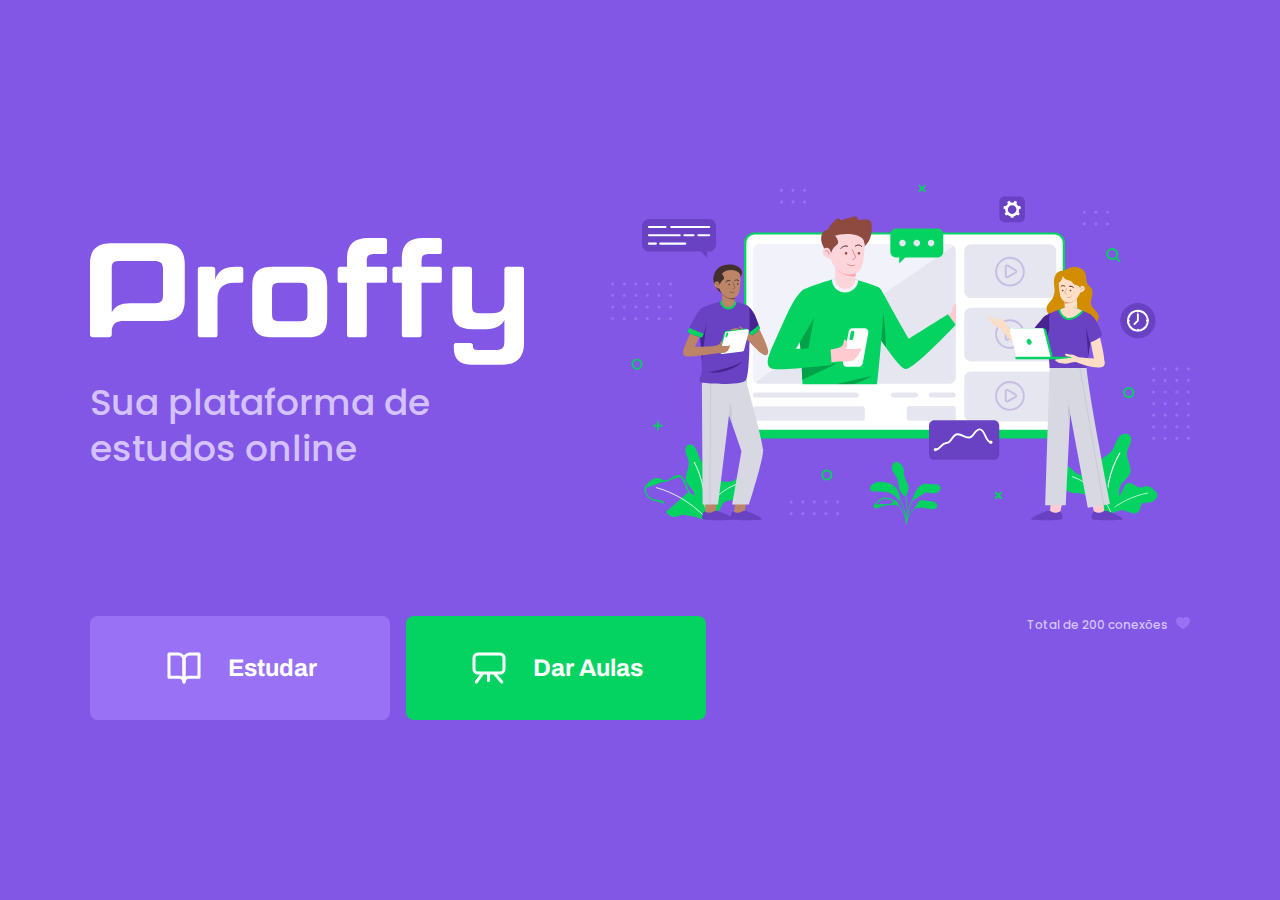
<file: index.html>
<!DOCTYPE html>
<html lang="en">
<head>
    <meta charset="UTF-8">
    <meta name="viewport" content="width=device-width, initial-scale=1.0">
    <meta name="theme-color" content="#7257E5">

    <title>Proffy | Sua Plataforma de estudos online</title>

    <link rel="shortcut icon" href="/images/favicon.png" type="image/x-icon">
    
    <link href="https://fonts.googleapis.com/css2?family=Archivo:wght@400;700&amp;family=Poppins:wght@400;600&amp;display=swap" rel="stylesheet">
    
    <link rel="stylesheet" href="styles/main.css">
    <link rel="stylesheet" href="styles/partials/page-landing.css">
</head>
<body id="page-landing">

    <div id="container">

        <div class="logo-container">
            <img src="/images/logo.svg" alt="Proffy">
            <h2>Sua plataforma de estudos online</h2>
        </div>

        <img class="hero-image" src="/images/landing.svg" alt="Plataforma de Estudos">
        
        <div class="buttons-container">
            <a class="study" href="study.html">
                <img src="/images/icons/study.svg" alt="Estudar">
                Estudar
            </a>

            <a class="give-classes" href="give-classes.html">
                <img src="/images/icons/give-classes.svg" alt="Dar aulas">
                Dar Aulas
            </a>
        </div>

        <p class="total-connections">
            Total de 200 conexões <span><img src="/images/icons/purple-heart.svg" alt=""></span>
        </p>

    </div>

</body>
</html>
</file>
<file: styles/main.css>
:root {
    --color-background: #F0F0F7;
    --color-primary-lighter: #9871F5;
    --color-primary-light: #916BEA;
    --color-primary: #8257E5;
    --color-primary-dark: #774DD6;
    --color-primary-darker: #6842c2;
    --color-secondary: #04D361;
    --color-secondary-dark: #04BF58;
    --color-title-in-primary: #FFFFFF;
    --color-text-in-primary: #D4C2FF;
    --color-text-title: #32264D;
    --color-text-complement: #9C98A6;
    --color-text-base: #6A6180;
    --color-line-in-white: #E6E6F0;
    --color-input-background: #F8F8FC;
    --color-button-text: #FFFFFF;
    --color-box-base: #FFFFFF;
    --color-box-footer: #FAFAFC;
    --color-small-info: #C1BCCC;

    /*tamanho da fonte */
    font-size: 60%; /* controle das medidas rem */
}
 * {
     margin: 0;
     padding: 0;
     box-sizing: border-box;
 }

 html ,
 body {
     height: 100vh;
 }

 body {
     background-color: var(--color-background);
     display: flex;
     align-items: center;
     justify-content: center;
 }

 body,
 input,
 button,
 textarea {
     /* font: 500 1.6rem Poppins */
     font-weight: 500;
     font-family: Poppins;
     font-size: 1.6rem;
     color: var(--color-text-base);
 }

 #container {
     width: 90vw;
     max-width: 700px;
 }

 @media (min-width: 700px) {
     :root {
         font-size: 62.5%; /*todo 1rem vai ser relativo a 10px*/
     }
 }
</file>
<file: styles/partials/page-landing.css>
#page-landing{
    background: var(--color-primary);
}

#page-landing #container{
    color: var(--color-text-in-primary);
}

.logo-container img{
    height: 10rem;
}

.logo-container {
    text-align: center;
    margin-bottom: 3.2rem;
}

.logo-container h2 {
    font-weight: 500;
    font-size: 3.6rem;
    line-height: 4.6rem;
    margin-top: 0.8rem;
}

.hero-image {
    width: 100%;
}

.buttons-container {
    display: flex;
    justify-content: center;
    margin-top: 3.2rem 0;
}

.buttons-container a {
    width: 30rem;
    height: 10.4rem;
    
    border-radius: 0.8rem;    /*arredondamento de bordas*/
    margin-right: 1.6rem; 

    font: 700 2.4rem Archivo;

    display: flex;
    align-items: center;
    justify-content: center;

    text-decoration: none;

    transition: background 0.2s;

    color: var(--color-button-text);
}

.buttons-container a img {
    width: 4rem;
    margin-right: 2.4rem;
}

.buttons-container a.study {
    background: var(--color-primary-lighter);
}

.buttons-container a.study:hover {
    background: var(--color-primary-light);
}

.buttons-container a.give-classes {
    background: var(--color-secondary);
    margin-right: 0rem;
}

.buttons-container a.give-classes:hover {
    background-color: var(--color-secondary-dark);
}


.total-connections {
    font-size: 1.8rem;
    display: flex;
    align-content: center;
    justify-content: center;
}

.total-connections img {
    margin-left: 0.8rem;
}
@media (max-width: 699px) {
    :root {
        font-size: 40%;
    }
}

@media (min-width: 1100px) {
    #page-landing #container {
        max-width: 1100px;
        display: grid;
        grid-template-columns: 2fr 1fr 2fr;
        grid-template-rows: 350px 1fr;
        grid-template-areas: 
        "proffy image image"
        "button button texting";
        column-gap: 87px;
        row-gap: 86px;
    }

    .logo-container {
        grid-area: proffy;
        text-align: initial;
        align-self: center;
        margin: 0rem;
    }

    .logo-container img {
        height: 127px;
    }

    .hero-image {
        grid-area: image;
        height: 350px;
    }

    .buttons-container {
        grid-area: button;
        justify-content: flex-start;
        margin: 0;
    }

    .total-connections {
        grid-area: texting;
        justify-self: end;
        font-size: 1.2rem;
    }
}
</file>
